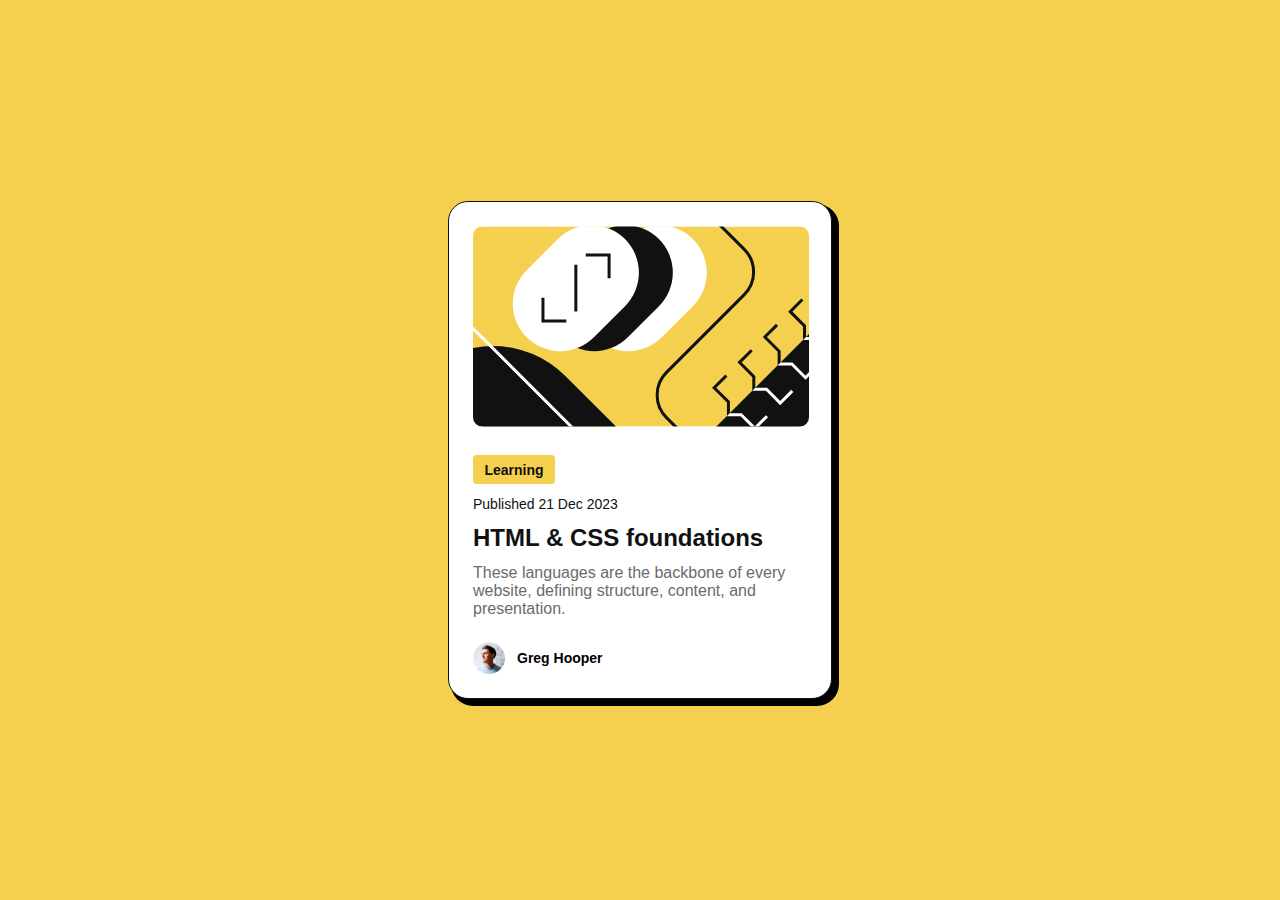
<file: blog-preview-card-main/index.html>
<!DOCTYPE html>
<html lang="en">
<head>
  <meta charset="UTF-8">
  <meta name="viewport" content="width=device-width, initial-scale=1.0"> <!-- displays site properly based on user's device -->

  <link rel="icon" type="image/png" sizes="32x32" href="./assets/images/favicon-32x32.png">
  <link rel="stylesheet" href="style.css">
  
  <title>Frontend Mentor | Blog preview card</title>
</head>
<body>
  <main>
    <img class="mainImg" src="./assets/images/illustration-article.svg" alt="" srcset="">

    <div class="container">
      <h3>Learning</h3>
      <p class="date">  Published 21 Dec 2023</p>
      <h2>  HTML & CSS foundations</h2>
      <p class="description">  These languages are the backbone of every website, defining structure, content, and presentation.</p>
    </div>

    <div class="tutorName">
      <img class="avatar" src="./assets/images/image-avatar.webp" alt="" srcset="">
      <p>Greg Hooper</p>
    </div>
  </main>
  
</body>
</html>
</file>
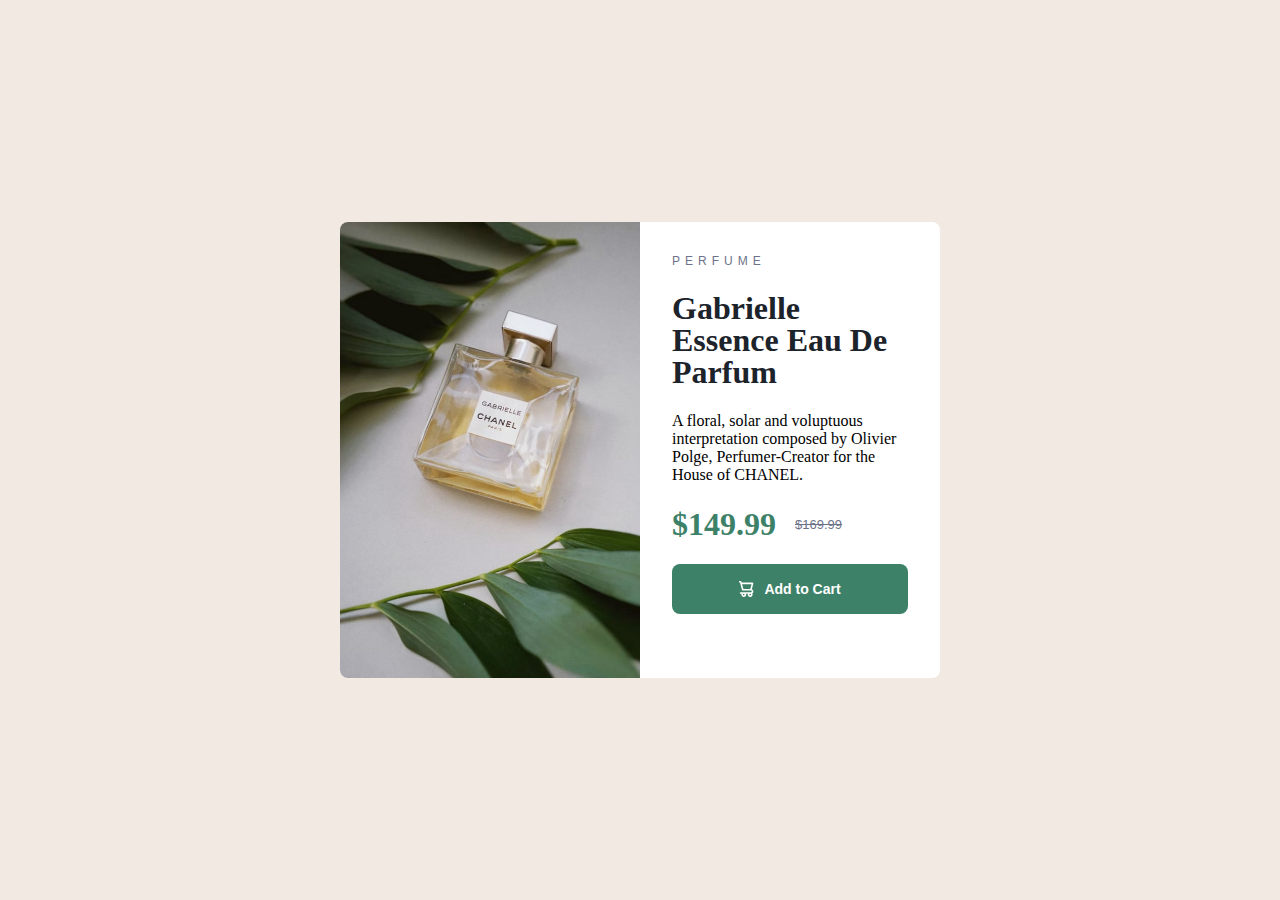
<file: product-preview-card-component-main/index.html>
<!DOCTYPE html>
<html lang="en">
<head>
  <meta charset="UTF-8">
  <meta name="viewport" content="width=device-width, initial-scale=1.0"> <!-- displays site properly based on user's device -->

  <link rel="icon" type="image/png" sizes="32x32" href="./images/favicon-32x32.png">
  <link rel="stylesheet" href="style.css">
  <title>Frontend Mentor | Product preview card component</title>

</head>
<body>
  <main>

    <div class="img"></div>

    <div class="content">
      <div class="title">
        <p class="perfume">PERFUME</p>
        <h1>Gabrielle Essence Eau De Parfum</h1>
        <p>A floral, solar and voluptuous interpretation composed by Olivier Polge, 
          Perfumer-Creator for the House of CHANEL.</p>
      </div>

      <div class="price">
        <h2>$149.99</h2>
        <strike>$169.99</strike>
      </div>
      
      <button><img src="./images/icon-cart.svg" alt=""><p>Add to Cart</p></button>

    </div>
  </main>
</body>
</html>
</file>
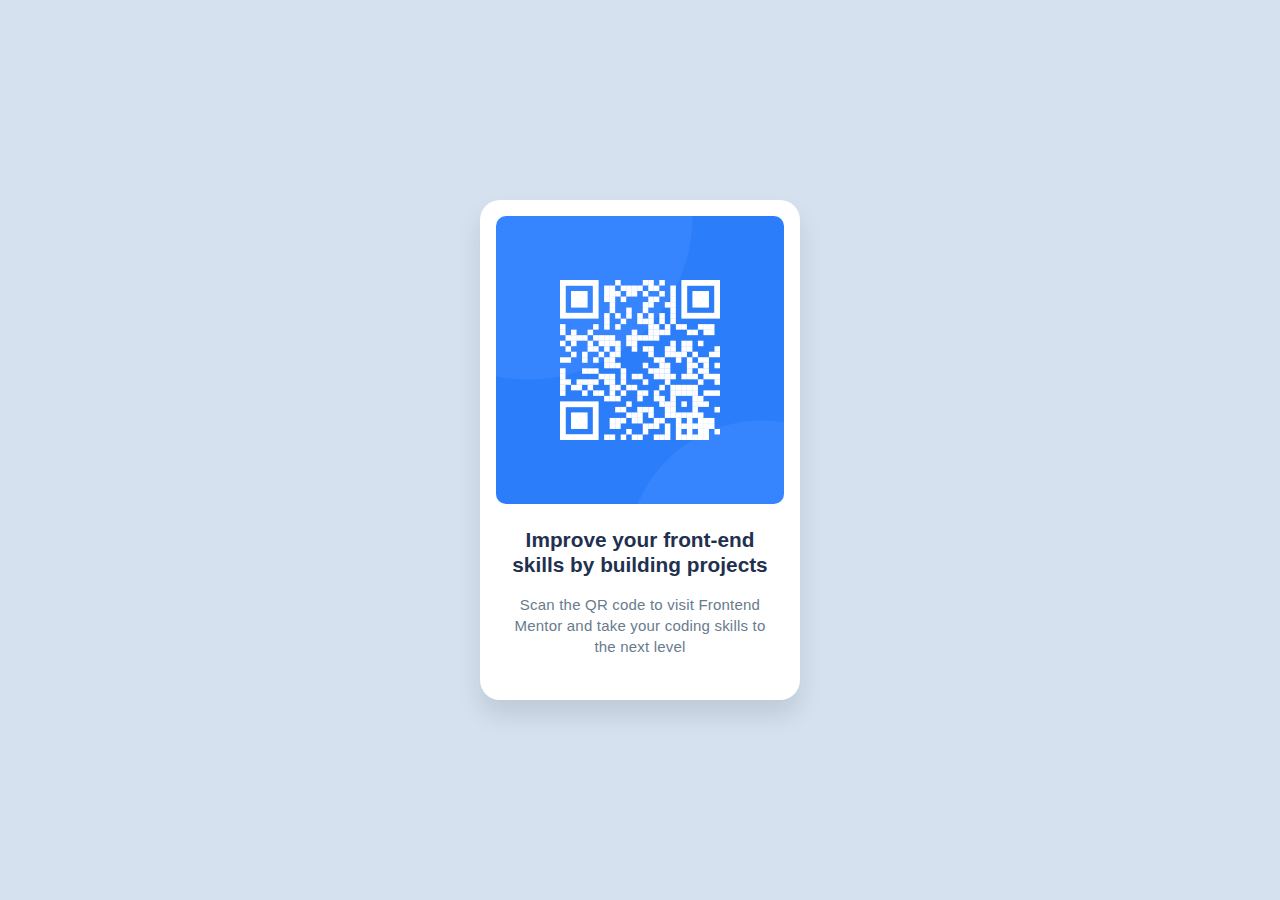
<file: qr-code-component-main/index.html>
<!DOCTYPE html>
<html lang="en">
<head>
  <meta charset="UTF-8">
  <meta name="viewport" content="width=device-width, initial-scale=1.0"> <!-- displays site properly based on user's device -->

  <link rel="icon" type="image/png" sizes="32x32" href="./images/favicon-32x32.png">
  <link rel="stylesheet" href="style.css">
  
  <title>Frontend Mentor | QR code component</title>

  <!-- Feel free to remove these styles or customise in your own stylesheet 👍 -->
  <style>

  </style>
</head>
<body>
  <main class="main">
    <img class="img" src="./images/image-qr-code.png" alt="qrcode">
    <div class="container">
      <h2>Improve your front-end skills by building projects</h2>
      <p>  Scan the QR code to visit Frontend Mentor and take your coding skills to the next level</p>
    </div>
  </main>

</body>
</html>
</file>
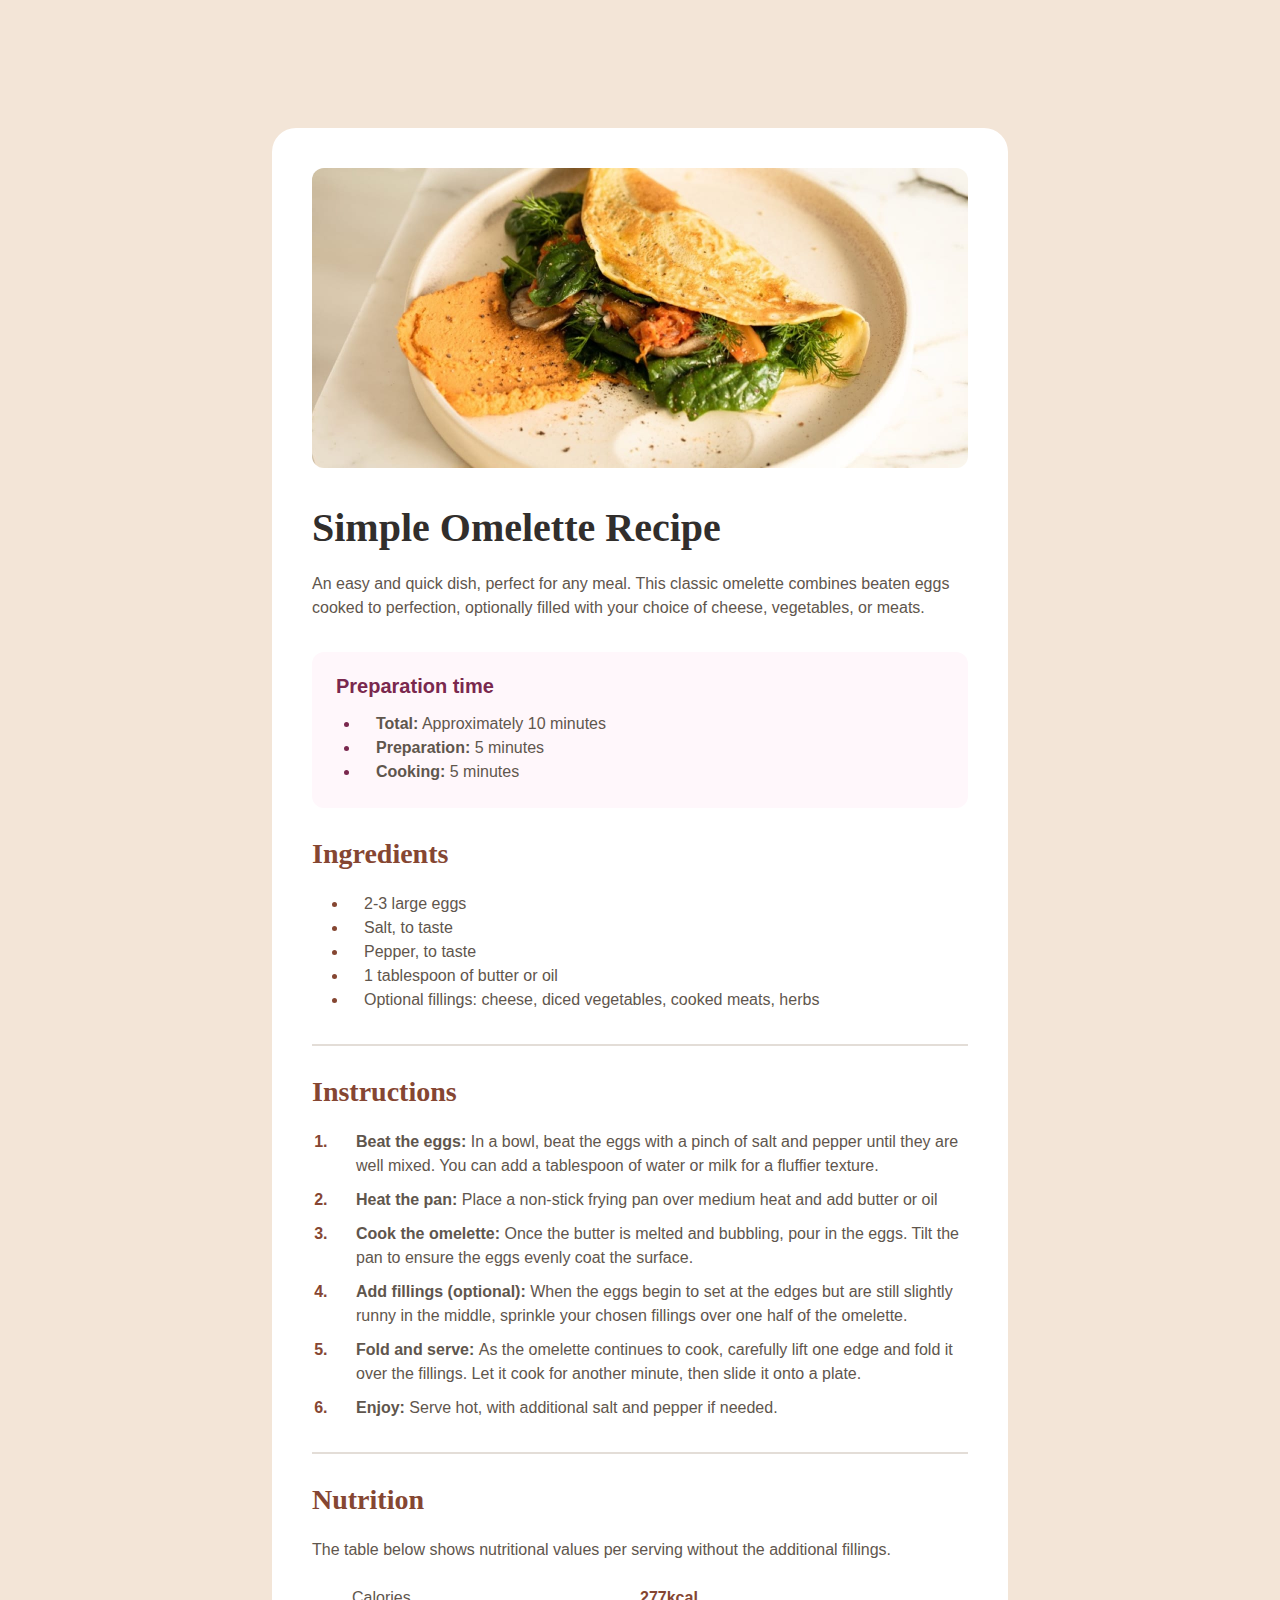
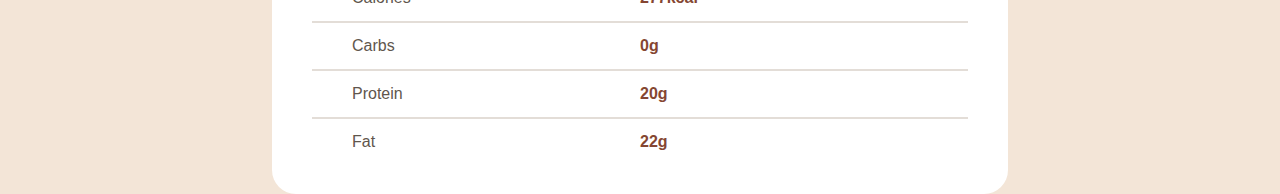
<file: recipe-page-main/index.html>
<!DOCTYPE html>
<html lang="en">
<head>
  <meta charset="UTF-8">
  <meta name="viewport" content="width=device-width, initial-scale=1.0"> <!-- displays site properly based on user's device -->

  <link rel="icon" type="image/png" sizes="32x32" href="./assets/images/favicon-32x32.png">
  <link rel="stylesheet" href="style.css">
  <title>Frontend Mentor | Recipe page</title>
</head>
<body> 
  <main>
    <img src="./assets/images/image-omelette.jpeg" alt="" srcset="">
    <div class="text_content">
      <div class="title">
        <h1>Simple Omelette Recipe</h1>
        <p>An easy and quick dish, perfect for any meal. This classic omelette combines beaten eggs cooked 
          to perfection, optionally filled with your choice of cheese, vegetables, or meats.</p>
      </div>

      <div class="preparation">
        <h3>Preparation time</h3>
        <ul>
          <li><span>Total:</span> Approximately 10 minutes</li>
          <li><span>Preparation:</span> 5 minutes</li>
          <li><span>Cooking:</span> 5 minutes</li>
        </ul>
      </div>  

      <div class="ingredients">
        <h2>Ingredients</h2>
        <ul>
          <li>2-3 large eggs</li>
          <li>Salt, to taste</li>
          <li>Pepper, to taste</li>
          <li>1 tablespoon of butter or oil</li>
          <li>Optional fillings: cheese, diced vegetables, cooked meats, herbs</li>
        </ul>
      </div>

      <hr>

      <div class="instructions">
        <h2>Instructions</h2>
        <ol>
          <li><span>Beat the eggs: </span>In a bowl, beat the eggs with a pinch of salt and pepper until they are well mixed. 
    You can add a tablespoon of water or milk for a fluffier texture.</li>
          <li><span>Heat the pan: </span>Place a non-stick frying pan over medium heat and add butter or oil</li>
          <li><span>Cook the omelette: </span>Once the butter is melted and bubbling, pour in the eggs. Tilt the pan to ensure 
    the eggs evenly coat the surface.</li>
          <li><span>Add fillings (optional): </span>When the eggs begin to set at the edges but are still slightly runny in the 
    middle, sprinkle your chosen fillings over one half of the omelette.</li>
          <li><span>Fold and serve: </span>    As the omelette continues to cook, carefully lift one edge and fold it over the 
    fillings. Let it cook for another minute, then slide it onto a plate.</li>
          <li><span>Enjoy: </span>Serve hot, with additional salt and pepper if needed.</li>
        </ol>
      </div>

      <hr>

      <div class="nutrition">
        <h2>Nutrition</h2>
        <p>The table below shows nutritional values per serving without the additional fillings.</p>
        <div class="table">
          <div class="row">
            <div>Calories</div>
            <div class="number">277kcal</div>
          </div>

          <hr>

          <div class="row">
            <div>Carbs</div>
            <div class="number">0g</div>
          </div>

          <hr>

          <div class="row">
            <div >Protein</div>
            <div class="number">20g</div>
          </div>

          <hr>

          <div class="row">
            <div>Fat</div>
            <div class="number">22g</div>
          </div>
        </div>
      </div>
    </div>
  </main>
</body>
</html>
</file>
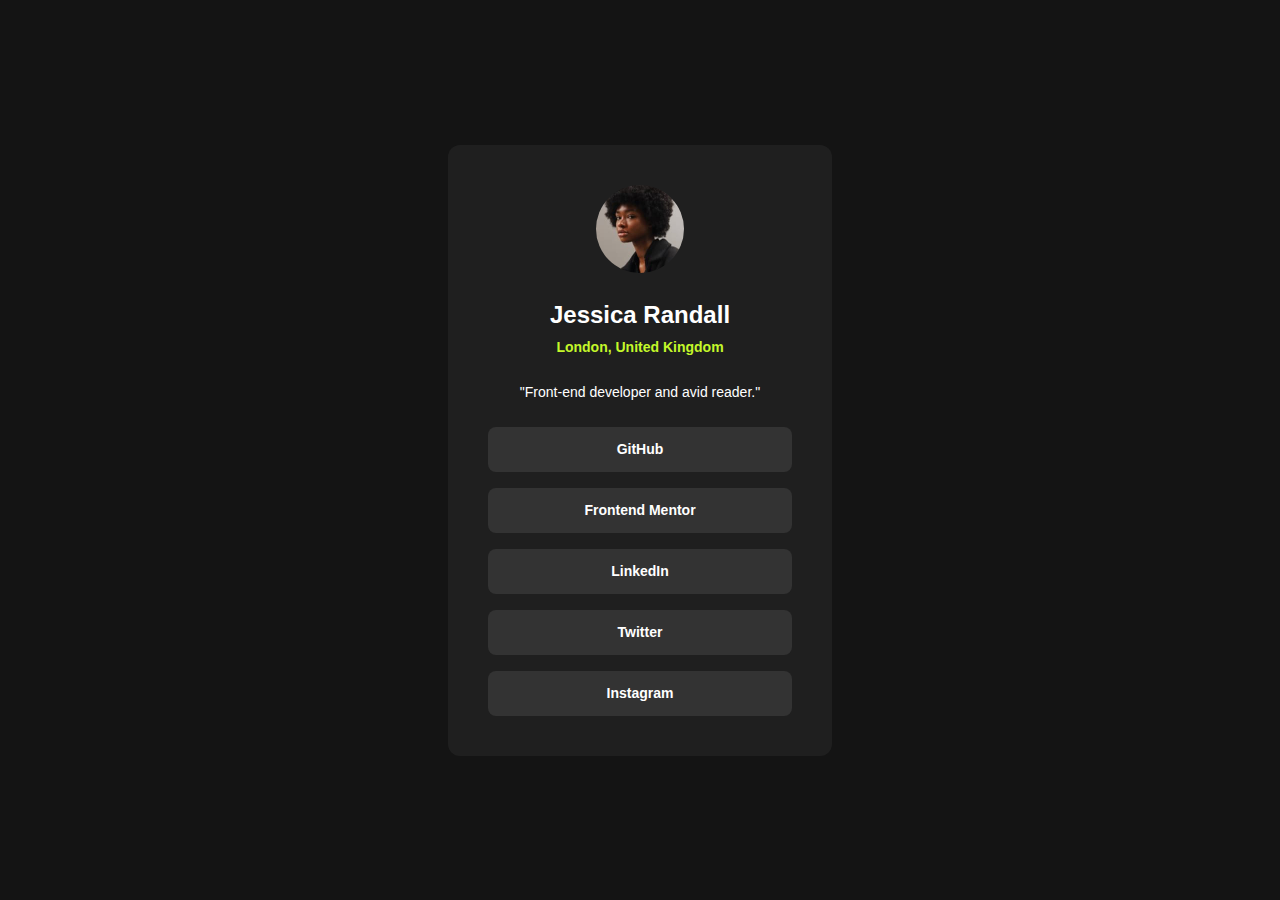
<file: social-links-profile-main/index.html>
<!DOCTYPE html>
<html lang="en">
<head>
  <meta charset="UTF-8">
  <meta name="viewport" content="width=device-width, initial-scale=1.0"> <!-- displays site properly based on user's device -->

  <link rel="icon" type="image/png" sizes="32x32" href="./assets/images/favicon-32x32.png">
  <link rel="stylesheet" href="style.css">
  <title>Frontend Mentor | Social links profile</title>
</head>
<body>
  <main>
    <img src="./assets/images/avatar-jessica.jpeg" alt="" srcset="">

    <div class="name_location">
      <h2>Jessica Randall</h2>
      <p>London, United Kingdom</p>
    </div>

    <p class="bio">"Front-end developer and avid reader."</p>

    <div class="links">
      <a href="#" target="_blank" rel="noopener noreferrer"><div>GitHub</div></a>
      <a href="#" target="_blank" rel="noopener noreferrer"><div>Frontend Mentor</div></a>
      <a href="#" target="_blank" rel="noopener noreferrer"><div>LinkedIn</div></a>
      <a href="#" target="_blank" rel="noopener noreferrer"><div>Twitter</div></a>
      <a href="#" target="_blank" rel="noopener noreferrer"><div>Instagram</div></a>
    </div>
  </main>
</body>
</html>
</file>
<file: blog-preview-card-main/style.css>
:root{
    --yellow: #F4D04E;
    --grey-950: #111111;
    --grey-500: #6B6B6B;
    --white: #ffffff;

     /* Typography */
    --font-family-primary: 'Figtree', sans-serif;

    --text-1-size: 24px;
    --text-1-line-height: 1.5;
    --text-1-letter-spacing: 0px;
    --text-1-weight: 800; /* Extra Bold */

    --text-2-size: 16px;
    --text-2-line-height: 1.5;
    --text-2-letter-spacing: 0px;
    --text-2-weight: 500; /* Medium */

    --text-3-size: 14px;
    --text-3-line-height: 1.5;
    --text-3-letter-spacing: 0px;
    --text-3-weight: 500; /* Medium */

    --text-3-bold-weight: 800; /* Extra Bold */

    /* Spacing (vertical rhythm / margins / paddings) */
    --spacing-300: 24px;
    --spacing-150: 12px;
    --spacing-100: 8px;
    --spacing-50: 4px;
}

*{
    margin: 0;
    padding: 0;
    box-sizing: border-box;
}

body{
    font-family: var(--font-family-primary);
    display: flex;
    align-items: center;
    justify-content: center;
    background-color: var(--yellow);
    height: 100vh;
}

main{
    background-color: var(--white);
    max-width: 384px;
    max-height: 522px;
    border: var(--grey-950) solid 1px;
    padding: var(--spacing-300);
    border-radius: 20px;
    box-shadow: 5px 5px 0px 2px black;
}

.mainImg{
    border-radius: 10px;
    margin-bottom: var(--spacing-300);
}

.container{
    margin-bottom: var(--spacing-300);
}

.container h3{
    background-color: var(--yellow);
    color: #111111;
    height: 29px;
    width: 82px;
    display: flex;
    align-items: center;
    justify-content: center;
    margin-bottom: 12px;
    border-radius: 4px;
    font-size: var(--text-3-size);
    font-weight: var(--text-3-bold-weight);
    letter-spacing: var(--text-3-letter-spacing);
}

.date{
    color: var(--grey-950);
    font-size: var(--text-3-size);
    font-weight: var(--text-3-weight);
    letter-spacing: var(--text-3-letter-spacing);
    margin-bottom: 12px;
}

.container h2{
    color: var(--grey-950);
    font-size: var(--text-1-size);
    font-weight: var(--text-1-weight);
    letter-spacing: var(--text-1-letter-spacing);
    margin-bottom: 12px;
}

.description{
    color: var(--grey-500);
    font-size: var(--text-2-size);
    font-weight: var(--text-2-weight);
    letter-spacing: var(--text-2-letter-spacing);
}

.tutorName{
    display: flex;
}

.tutorName p{
    display: flex;
    align-items: center;
    font-size: var(--text-3-size);
    font-weight: var(--text-3-bold-weight);
    letter-spacing: var(--text-3-letter-spacing);

}

.avatar{
    height: 32px;
    width: 32px;
    margin-right: var(--spacing-150);
}
</file>
<file: product-preview-card-component-main/style.css>
:root {
    /* Colors */
    --color-black: #1C232B;
    --color-grey: #6C7289;
    --color-cream: #F2EAE2;
    --color-white: #FFFFFF;
    --color-green-500: #3D8168;
    --color-green-700: #1A4032;
  
    /* Typography */
    --font-primary: 'Montserrat', sans-serif;
    --font-secondary: 'Fraunces', serif;
  
    /* Font Sizes and Presets */
    --text-preset-1-size: 32px;
    --text-preset-1-line-height: 100%;
    --text-preset-1-letter-spacing: 0px;
  
    --text-preset-2-size: 14px;
    --text-preset-2-line-height: 110%;
    --text-preset-2-letter-spacing: 0px;
  
    --text-preset-3-size: 14px;
    --text-preset-3-line-height: 160%;
    --text-preset-3-letter-spacing: 0px;
  
    --text-preset-4-size: 12px;
    --text-preset-4-line-height: 120%;
    --text-preset-4-letter-spacing: 5px;
  
    --text-preset-5-size: 13px;
    --text-preset-5-line-height: 120%;
    --text-preset-5-letter-spacing: 0px;
  
    /* Spacing */
    --space-500: 40px;
    --space-400: 32px;
    --space-300: 24px;
    --space-200: 16px;
    --space-100: 8px;
    --space-50: 4px;
  }
  
  *{
    margin: 0;
    padding: 0;
    box-sizing: border-box;
  }

  body{
    background-color: var(--color-cream);
    display: flex;
    align-items: center;
    justify-content: center;
    height: 100vh;
    
  }

  main{
    width: 350px;
    border-radius: 8px;
    background-color: var(--color-white);
  }

  .img {
    background-image: url(./images/image-product-mobile.jpg);
    height: 342px;
    width: 350px;
    background-size: cover;
    background-repeat: no-repeat;
    background-position: center center;
    border-radius: 8px 8px 0 0;
  }

  .content{
    padding: var(--space-400);
  }

  .perfume{
    font-size: var(--text-preset-4-size);
    line-height: var(--text-preset-4-line-height);
    letter-spacing: var(--text-preset-4-letter-spacing);
    font-family: var(--font-primary);
    color: var(--color-grey);
    margin-bottom: var(--space-300);
  }

  h1{
    font-size: var(--text-preset-1-size);
    line-height: var(--text-preset-1-line-height);
    letter-spacing: var(--text-preset-1-letter-spacing);
    font-family: var(--font-secondary);
    color: var(--color-black);
    margin-bottom: var(--space-300);
    font-weight: bold;
  }

  .discription{
    font-size: var(--text-preset-3-size);
    line-height: var(--text-preset-3-line-height);
    letter-spacing: var(--text-preset-3-letter-spacing);
    font-family: var(--font-primary);
    color: var(--color-grey);
  }

  .price{
    margin: var(--space-300) 0;
    display: flex;
    align-items: center;
    justify-content: space-between;
    width: 170px;
  }

  .price h2{
    font-size: var(--text-preset-1-size);
    line-height: var(--text-preset-1-line-height);
    letter-spacing: var(--text-preset-1-letter-spacing);
    font-family: var(--font-secondary);
    color: var(--color-green-500);
    font-weight: bolder; 
  }

  .price strike{
    font-size: var(--text-preset-5-size);
    line-height: var(--text-preset-5-line-height);
    letter-spacing: var(--text-preset-5-letter-spacing);
    font-family: var(--font-primary);
    color: var(--color-grey);
  }

  button{
    height: 50px;
    width: 100%;
    background-color: var(--color-green-500);
    border-radius: 8px;
    color: var(--color-white);
    display: flex;
    align-items: center;
    justify-content: center;
    font-size: var(--text-preset-2-size);
    line-height: var(--text-preset-2-line-height);
    letter-spacing: var(--text-preset-2-letter-spacing);
    font-family: var(--font-primary);border: none;

  }

  button span{
    height: 18px;
    width: 18px;
  }

  button p{
    margin-left: 10px;
    font-weight: bold;
  }
  button:hover{
    background-color: var(--color-green-700);
    cursor: pointer;
    transition: 0.5s ease-out;
  }

  @media (min-width: 768px) {
    /* Styles for screens 768px and wider (e.g., tablets, desktops) */
    main{
        width: 600px;
        display: flex;
    }

    .img {
        background-image: url(./images/image-product-desktop.jpg);
        height: 456px;
        width: 300px;
        background-size: cover;
        background-repeat: no-repeat;
        background-position: center center;
        border-radius: 8px 0 0 8px;
      }
    
      .content{
        width: 300px;
      }
  }
</file>
<file: qr-code-component-main/style.css>
:root {
  --color-slate-900: #1f314f;
  --color-slate-500: #687b8d;
  --color-slate-300: #d5e1ef;
  --color-white: #ffffff;


  --font-family-base: 'Outfit', sans-serif;

  --text-title-font-size: 1.3rem;
  --text-title-line-height: 120%;
  --text-title-font-weight: 700;
  --text-title-letter-spacing: 0;

  --text-body-font-size: 0.9375rem;
  --text-body-line-height: 140%;
  --text-body-font-weight: 400;
  --text-body-letter-spacing: 0.2px;


  --spacing-500: 40px;
  --spacing-300: 24px;
  --spacing-200: 16px;
}

* {
  margin: 0;
  padding: 0;
  box-sizing: border-box;
}

body{
    height: 100vh;
    background-color: var(--color-slate-300);
    font-family: var(--font-family-base);
    display: flex;
    justify-content: center;
    align-items: center;
    
}

.main{
    max-width: 320px;
    background-color: var(--color-white);
    border-radius: 20px;
    display: flex;
    flex-direction: column;
    align-items: center;
    justify-content: space-between;
    padding: 16px 16px 40px 16px;
    box-shadow: 0 15px 25px rgba(0, 0, 0, 0.1);
}

.img{
    height: 288px;
    width: 288px;
    border-radius: 10px;
    margin-bottom: 24px;
}

.container{
    height: 132px;
    width: 288px;
    display: flex;
    flex-direction: column;
    padding: 0 16px;
    text-align: center;
}

h2{
    color: var(--color-slate-900);
    font-size: var(--text-title-font-size);
    font-weight: var(--text-title-font-weight);
    letter-spacing: var(--text-title-letter-spacing);
    line-height: var(--text-title-line-height);
    padding-bottom: var(--spacing-200);

}

.container  p{
    color: var(--color-slate-500);
    font-size: var(--text-body-font-size);
    font-weight: var(--text-body-font-weight);
    letter-spacing: var(--text-body-letter-spacing);
    line-height: var(--text-body-line-height);
}
</file>
<file: recipe-page-main/style.css>
:root {
    /* Rose */
    --rose-800: #7A284E;
    --rose-50: #FFF7FB;
  
    /* Stone */
    --stone-900: #312E2C;
    --stone-600: #5F564D;
    --stone-150: #E3DDD7;
    --stone-100: #F3E5D7;
  
    /* Brown */
    --brown-800: #854632;
  
    /* White */
    --white: #FFFFFF;
  
    /* Typography */
    --font-serif: 'Young Serif', serif;
    --font-sans: 'Outfit', sans-serif;
  
    /* Text presets */
    --text-preset-1-size: 40px;
    --text-preset-1-line-height: 100%;
    --text-preset-1-letter-spacing: 0px;
  
    --text-preset-2-size: 28px;
    --text-preset-2-line-height: 100%;
    --text-preset-2-letter-spacing: 0px;
  
    --text-preset-3-size: 20px;
    --text-preset-3-line-height: 100%;
    --text-preset-3-letter-spacing: 0px;
  
    --text-preset-4-size: 16px;
    --text-preset-4-line-height: 150%;
    --text-preset-4-letter-spacing: 0px;
  
    /* Spacing */
    --spacing-1600: 128px;
    --spacing-600: 48px;
    --spacing-500: 40px;
    --spacing-400: 32px;
    --spacing-300: 24px;
    --spacing-200: 16px;
    --spacing-150: 12px;
    --spacing-100: 8px;
  }

*{
    margin: 0;
    padding: 0;
    box-sizing: border-box;
}  

body{
    background-color: var(--stone-100);
    display: flex;
    align-items: start;
    justify-content: center;
    height: 100vh;
    font-family: var(--font-sans);
}

main{
    background-color: var(--white);
    width: 375px;
    display: flex;
    flex-direction: column;
    align-items: center;
}

img{
    height: 171px;
    width: 375px;
}

.text_content{
    padding: var(--spacing-500) var(--spacing-400);
}

.title{
    margin-bottom: var(--spacing-400);
}

.title h1{
    color: var(--stone-900);
    font-family: var(--font-serif);
    font-size: var(--text-preset-1-size);
    letter-spacing: var(--text-preset-1-letter-spacing);
    line-height: var(--text-preset-1-line-height);
    margin-bottom: var(--spacing-300);
}

.title p{
    color: var(--stone-600);
    font-size: var(--text-preset-4-size);
    letter-spacing: var(--text-preset-4-letter-spacing);
    line-height: var(--text-preset-4-line-height);
}

.preparation{
    padding: var(--spacing-300);
    margin-bottom: var(--spacing-400);
    background-color: var(--rose-50);
    border-radius: 12px;
}

.preparation h3{
    color: var(--rose-800);
    font-size: var(--text-preset-3-size);
    letter-spacing: var(--text-preset-3-letter-spacing);
    line-height: var(--text-preset-3-line-height);
    margin-bottom: var(--spacing-200);
}

.preparation ul{
    font-size: var(--text-preset-4-size);
    letter-spacing: var(--text-preset-4-letter-spacing);
    line-height: var(--text-preset-4-line-height);
    padding-left: var(--spacing-300);
}

.preparation span{
    color: var(--stone-600);
    font-weight: bold;

}

.preparation li{
    color: var(--stone-600);
    font-weight: 300;
    padding-left: var(--spacing-200);
}

.preparation li::marker{
    color: var(--rose-800);
}

.ingredients{
    margin-bottom: var(--spacing-400);
}
.ingredients h2{
    color: var(--brown-800);
    font-size: var(--text-preset-2-size);
    font-family: var(--font-serif);
    letter-spacing: var(--text-preset-2-letter-spacing);
    line-height: var(--text-preset-2-line-height);
    margin-bottom: var(--spacing-300);
}

.ingredients ul{
    margin-left: var(--spacing-300);
    font-size: var(--text-preset-4-size);
    letter-spacing: var(--text-preset-4-letter-spacing);
    line-height: var(--text-preset-4-line-height);
    color: var(--stone-600);
    font-weight: 300;
    padding-left: var(--spacing-150);
}

.ingredients li{
    padding-left: var(--spacing-200);
}

.ingredients li::marker{
    color: var(--brown-800);
}

hr{
    border:0.1px solid var(--stone-150);
    margin-bottom: var(--spacing-400);
}

div .instructions{
    margin-bottom: var(--spacing-400);
}

.instructions h2{
    color: var(--brown-800);
    font-size: var(--text-preset-2-size);
    font-family: var(--font-serif);
    letter-spacing: var(--text-preset-2-letter-spacing);
    line-height: var(--text-preset-2-line-height);
    margin-bottom: var(--spacing-300);
}

.instructions ol{
    margin-left: var(--spacing-100);
    font-size: var(--text-preset-4-size);
    letter-spacing: var(--text-preset-4-letter-spacing);
    line-height: var(--text-preset-4-line-height);
    color: var(--stone-600);
    font-weight: 300;
    padding-left: var(--spacing-150);
}

.instructions{
    margin-bottom: 0 var(--spacing-400)  var(--spacing-400) var(--spacing-400);
}

.instructions li::marker{
    color: var(--brown-800);
    font-weight: 900;
}

.instructions li{
    padding-left: var(--spacing-300);
    margin-bottom: 10px;
}

.instructions li>span{
    font-weight: 900;
}

.nutrition h2{
    color: var(--brown-800);
    font-size: var(--text-preset-2-size);
    font-family: var(--font-serif);
    letter-spacing: var(--text-preset-2-letter-spacing);
    line-height: var(--text-preset-2-line-height);
    margin-bottom: var(--spacing-300);
}

.nutrition p{
    font-size: var(--text-preset-4-size);
    letter-spacing: var(--text-preset-4-letter-spacing);
    line-height: var(--text-preset-4-line-height);
    color: var(--stone-600);
    margin-bottom: var(--spacing-300);
}

.table{
    height: 168px;
    display: flex;
    flex-direction: column;
    align-items: center;
    justify-content: space-between;
}
.row{
    display: flex;
    align-items: center;
    justify-content: space-evenly;
}

.row .number{
    color: var(--brown-800);
    font-weight: bolder;
}

.row div{
    height: 24px;
    width: 115.5px;
    display: flex;
    align-items: center;
    justify-content: start;
    color: var(--stone-600);
}

.nutrition hr{
    margin: 0;
    border: 1px solid var(--stone-150);
    width: 100%;
}

@media (min-width: 768px) {
    body{
        margin: 128px
    }
    main{
        padding: var(--spacing-500);
        width: 616px;
        border-radius: 24px;
    }

    img{
        height: 300px;
        width: 536px;
        border-radius: 12px;
        margin-bottom: var(--spacing-500);
    }

    .text_content{
        padding: 0;
    }

    .row div{
        width: 228px;
    }

}

@media (min-width: 1280px) {

    main{
        width: 736px;
    }

    img{
        width: 656px;
    }

    .row div{
        width: 288px;
    }

}
</file>
<file: social-links-profile-main/style.css>
:root {
    /* Colors */
    --grey-900: #141414;
    --grey-800: #1F1F1F;
    --grey-700: #333333;
    --green: #C4F82A;
    --white: #FFFFFF;
  
    /* Typography */
    --font-family: 'Inter', sans-serif;
  
    --text-preset-1-size: 24px;
    --text-preset-1-weight: 700; /* Bold */
    --text-preset-1-line-height: 150%;
    --text-preset-1-letter-spacing: 0px;
  
    --text-preset-2-size: 14px;
    --text-preset-2-weight-regular: 400;
    --text-preset-2-weight-bold: 700;
    --text-preset-2-line-height: 150%;
    --text-preset-2-letter-spacing: 0px;
  
    /* Spacing */
    --spacing-50: 4px;
    --spacing-100: 8px;
    --spacing-150: 12px;
    --spacing-200: 16px;
    --spacing-300: 24px;
    --spacing-500: 40px;
  }  

*{
    margin: 0;
    padding: 0;
    box-sizing: border-box;
}

body{
    font-family: var(--font-family);
    background-color: var(--grey-900);
    display: flex;
    align-items: center;
    justify-content: center;
    height: 100vh;
}

main{
    width: 327px;
    padding: var(--spacing-300);
    background-color: var(--grey-800);
    display: flex;
    align-items: center;
    flex-direction: column;
    color: var(--white);
    border-radius: 12px;
}

img{
    height: 88px;
    width: 88px;
    border-radius: 50px;
    margin-bottom: var(--spacing-300);

}

.name_location{
    height: 61px;
    display: flex;
    flex-direction: column;
    align-items: center;
    justify-content: space-between;
    margin-bottom: var(--spacing-300);
}

.name_location h2{
    font-size: var(--text-preset-1-size);
    font-weight: var(--text-preset-1-weight);
    letter-spacing: var(--text-preset-1-letter-spacing);
    line-height: var(--text-preset-1-line-height);
}

.name_location p{
    color: var(--green);
    font-size: var(--text-preset-2-size);
    font-weight: var(--text-preset-2-weight-bold);
    letter-spacing: var(--text-preset-2-letter-spacing);
    line-height: var(--text-preset-2-line-height);
}

.bio{
    margin-bottom: var(--spacing-300);
    font-size: var(--text-preset-2-size);
    font-weight: var(--text-preset-2-weight-regular);
    letter-spacing: var(--text-preset-2-letter-spacing);
    line-height: var(--text-preset-2-line-height);
}

.links{
    height: 289px;
    display: flex;
    flex-direction: column;
    align-items: center;
    justify-content: space-between;
}

.links div{
    font-size: var(--text-preset-2-size);
    font-weight: var(--text-preset-2-weight-bold);
    letter-spacing: var(--text-preset-2-letter-spacing);
    line-height: var(--text-preset-2-line-height);
    width: 279px;
    height: 45px;
    display: flex;
    align-items: center;
    justify-content: center;
    background-color: var(--grey-700);
    border-radius: 8px;
    padding: 12px;
}

.links div:hover{
    background-color: var(--green);
    color: var(--grey-900);
    cursor: pointer;
    transition: 0.5s ease-in-out;
}

a {
    text-decoration: none;
    color: inherit;
  }

@media (min-width: 768px) {
    main{
        padding: var(--spacing-500);
        width: 384px;
    }

    .links div{
        width: 304px;
    }
}
</file>
